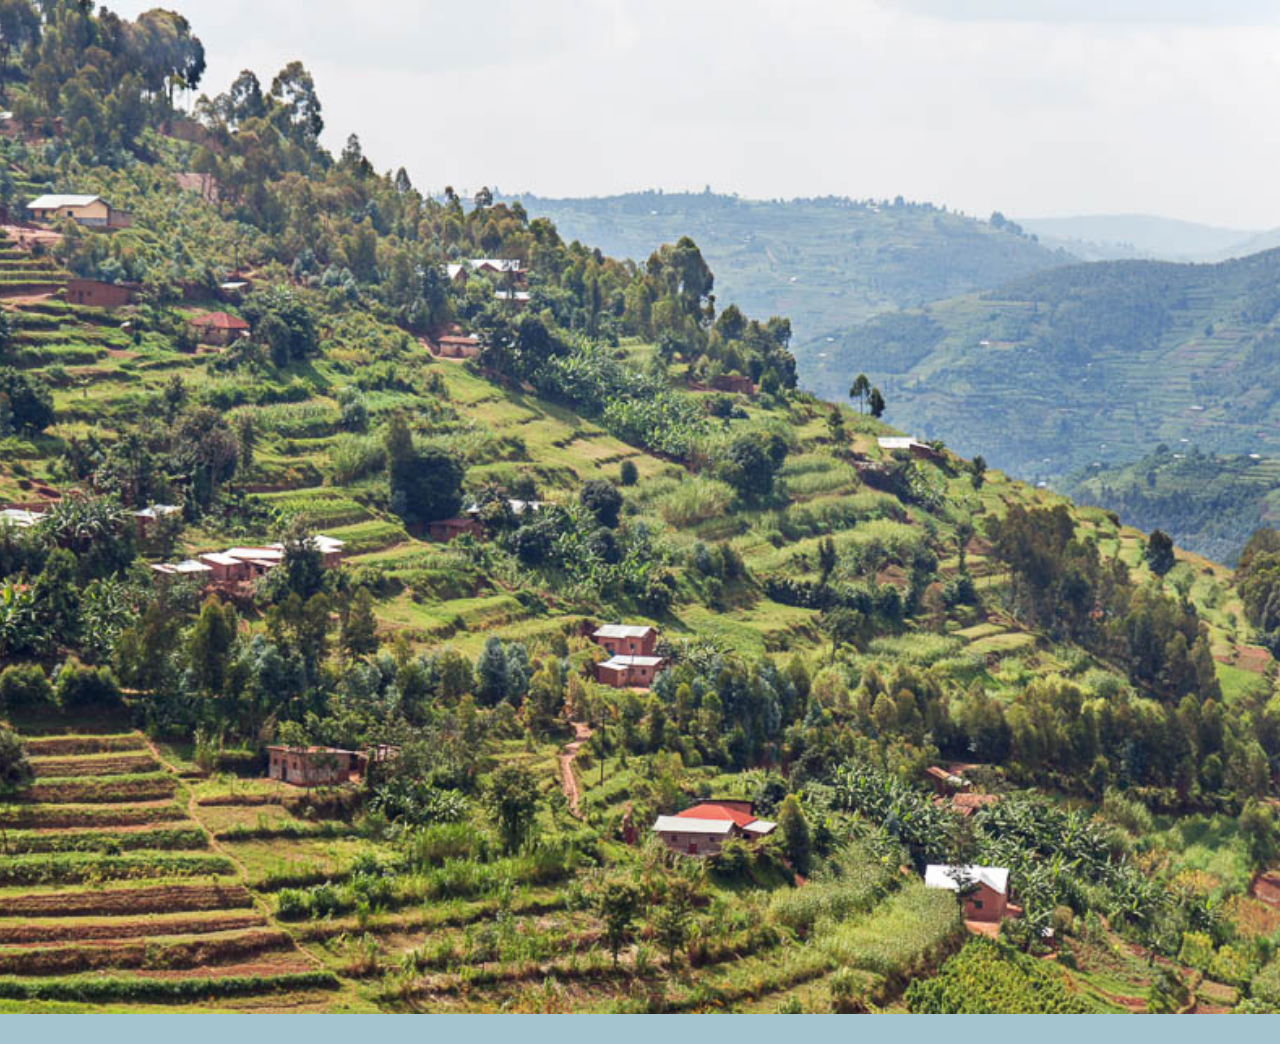
<file: index.html>
<!DOCTYPE html>
<html>
<head>
    <title>Globe Trotter Project</title>
    <link rel="stylesheet" href = "styles.css">
  
</head>
<body id = "homePageContent">
    <section id = "banner">
    <header >
        <h1 id = "rwandaTitle">Rwanda</h1>
    </header>
    </section>

    <nav id ="navBar">
        <a href = "index.html">Home</a>
        <a href = "topAttractions.html">Top Attractions</a>
        <a href = "accommodationsGuide.html">Accomodations Guide</a>
        <a href = "photoGallery.html">Photo Gallery</a>
    </nav>

    <div class = "pageContent">
    <div class = "topAttractions galleryPicContainer" style = "animation-delay: 0.1s">
        
    <p>Welcome to Rwanda, coined the land of 1000 hills. Although the hills are noticeable within its major cities, its an entirely different ball game when entering the rural communities, where the geography is absolutely breathtaking. Kigali is the capital and most populated city of Rwanda with over 1,000,000 inhabitants. It is also know for its large conservation efforts for the mountain gorillas. See more on how to visit them in the top attractions page. </p>
</div>
<div>
    <iframe width="560" height="315" src="https://www.youtube.com/embed/dVqm40wcnL4?si=p5dO5ob4BCBdgxWy" title="YouTube video player" frameborder="0" allow="accelerometer; autoplay; clipboard-write; encrypted-media; gyroscope; picture-in-picture; web-share" referrerpolicy="strict-origin-when-cross-origin" allowfullscreen></iframe>
</div>

    <div class = "topAttractions galleryPicContainer" style = "animation-delay: 0.2s">
        <p>Quick Facts</p>
        <li>Name: Republic of Rwanda</li>
        <li>Population: 13.63 million (2024)</li>
        <li>Area: 26,338km2, roughly half the size of Louisiana</li>
        <li>Capital: Kigali</li>
        <li>Religions: Majority of Christians (Catholic and Protestant), Muslims</li>
        <li>Languages: Kinyarwanda, English, French, Swahili</li>
        <li>GDP growth: 11.07 billion USD(2021)</li>
        <li>Main exports: Coffee, tea, pyrethrum, tantalum ores and concentrates</li>
    </div>
    </div>
</body>
</html>
</file>
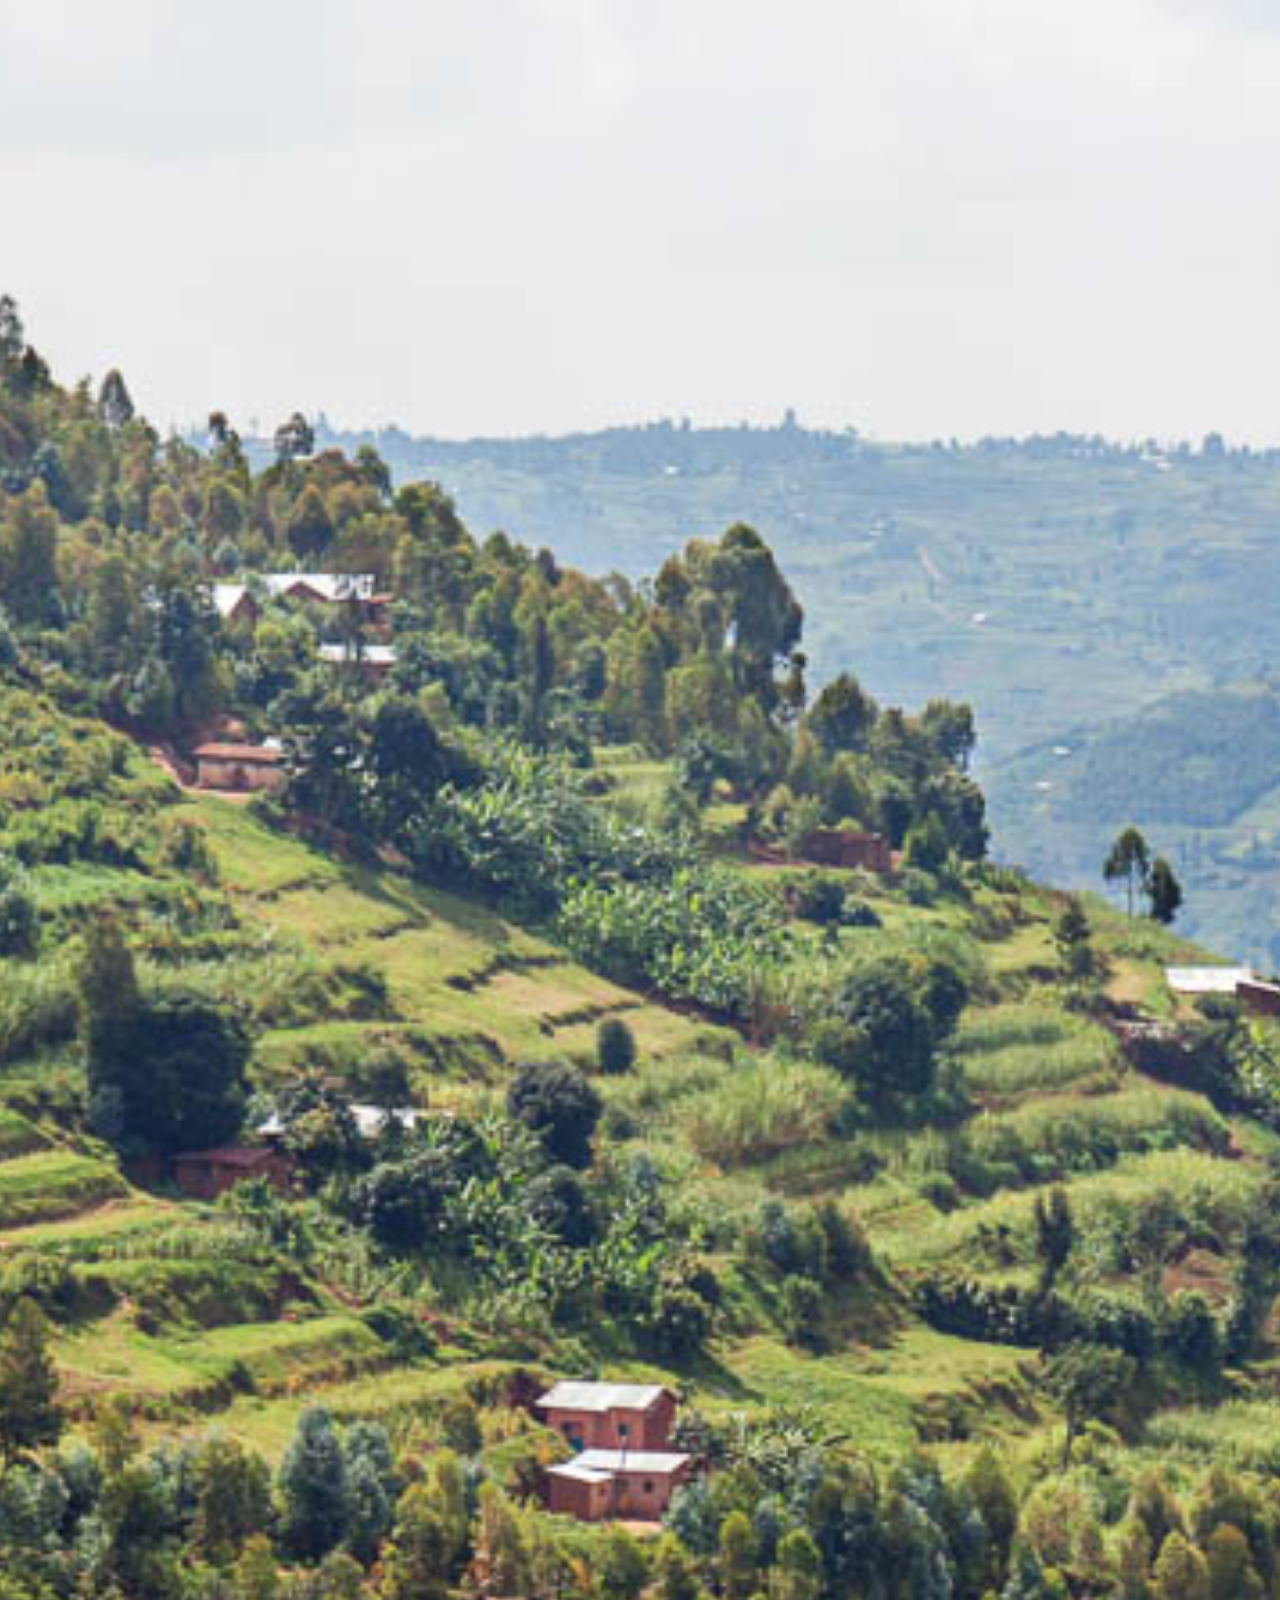
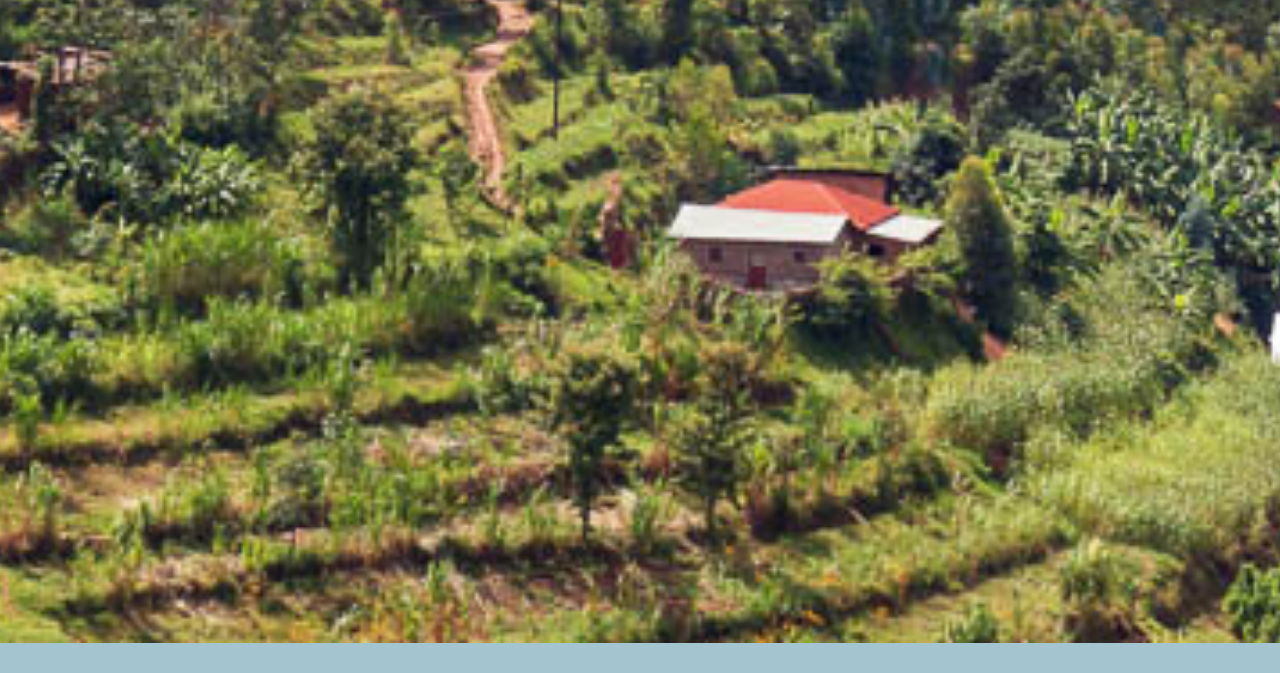
<file: accommodationsGuide.html>
<!DOCTYPE html>
<html>
<head>
    <title>AccommodationsGuide</title>
    <link rel="stylesheet" href = "styles.css">

</head>
<body>
        <section id = "banner">
    <header >
        <h1 id = "rwandaTitle">Rwanda</h1>
    </header>
    </section>

    <nav id ="navBar">
        <a class = "navLink" href = "index.html">Home</a>
        <a class = "navLink" href = "topAttractions.html">Top Attractions</a>
        <a class = "navLink" href = "accommodationsGuide.html">Accomodations Guide</a>
        <a href = "photoGallery.html">Photo Gallery</a>
    </nav>


    <!DOCTYPE html>
<html lang="en">
<head>
  <meta charset="UTF-8">
  <title>Rwanda Travel Essentials</title>

</head>
<body>
    <div class = "pageContent">
  <div class="topAttractions galleryPicContainer" style="animation-delay: 0.1s">
    <h1>Rwanda: Destination & Travel Essentials</h1>
    <p>Welcome to Rwanda! Here’s everything you need to know before and during your trip.</p>
  </div>

 

  <div class="topAttractions galleryPicContainer" style="animation-delay: 0.2s">
    <h2>Entry & Visa Requirements</h2>
    <ul>
      <p>Most travelers need a visa to enter Rwanda. Visas are available on arrival for many nationalities or can be obtained once in advance.</p>
      <p>Passport must be valid for at least 6 months from your date of entry.</p>
    </ul>
  </div>

  <div class="topAttractions galleryPicContainer" style="animation-delay: 0.3s">
    <h2>Health & Safety</h2>
    <ul>
      <p><strong>Vaccinations:</strong> Yellow fever vaccination is required for entry. Routine vaccines (MMR, DTP, Hepatitis A & B, Typhoid) are recommended.</p>
      <p><strong>Malaria:</strong> Risk is present; use mosquito repellent and consider anti-malarial medication.</p>
      <p><strong>Water:</strong> Drink only bottled or filtered water. Avoid ice in drinks.</p>
      <p><strong>Safety:</strong> Rwanda is considered one of Africa’s safest countries. Exercise normal precautions, especially in crowded areas.</p>
    </ul>
  </div>

  <div class="topAttractions galleryPicContainer" style="animation-delay: 0.4s">
    <h2>Money & Payments</h2>
    <ul>
      <p>Cash is widely used. Credit cards are accepted in major hotels and restaurants, but not everywhere.</p>
      <p>ATMs are available in cities. Notify your bank before travel to avoid card issues.</p>
    </ul>
  </div>

  <div class="topAttractions galleryPicContainer" style="animation-delay: 0.5s">
    <h2>Transportation</h2>
    <ul>
      <p><strong>Airport:</strong> Kigali International Airport (KGL) is the main entry point.</p>
      <p><strong>Getting Around:</strong> Taxis and moto-taxis are common in cities. Public buses connect major towns.</p>
    </ul>
  </div>

  <div class="topAttractions galleryPicContainer" id = "connectivity" style="animation-delay: 0.6s">
    <h2>Connectivity</h2>
    <ul>
      <p>SIM cards and data packages are affordable and widely available.</p>
      <p>Wi-Fi is common in hotels and cafes in Kigali and other cities.</p>
    </ul>
  </div>

  <div class="topAttractions galleryPicContainer" style="animation-delay: 0.7s">
    <h2>Cultural Tips</h2>
    <ul>
      <p>Dress modestly, especially in rural areas and when visiting religious sites.</p>
      <p>Plastic bags are banned in Rwanda—bring reusable bags for shopping.</p>
      <p>Greetings are important; a handshake is common.</p>
    </ul>
  </div>

  <div class="topAttractions galleryPicContainer accommodations" style="animation-delay: 0.8s">
    <p><strong>Note:</strong> This information is a general guide. Always check for the latest updates from official sources before you travel.</p>
  </div>

  </div>
</body>
</html>
</body>
</html>
</file>
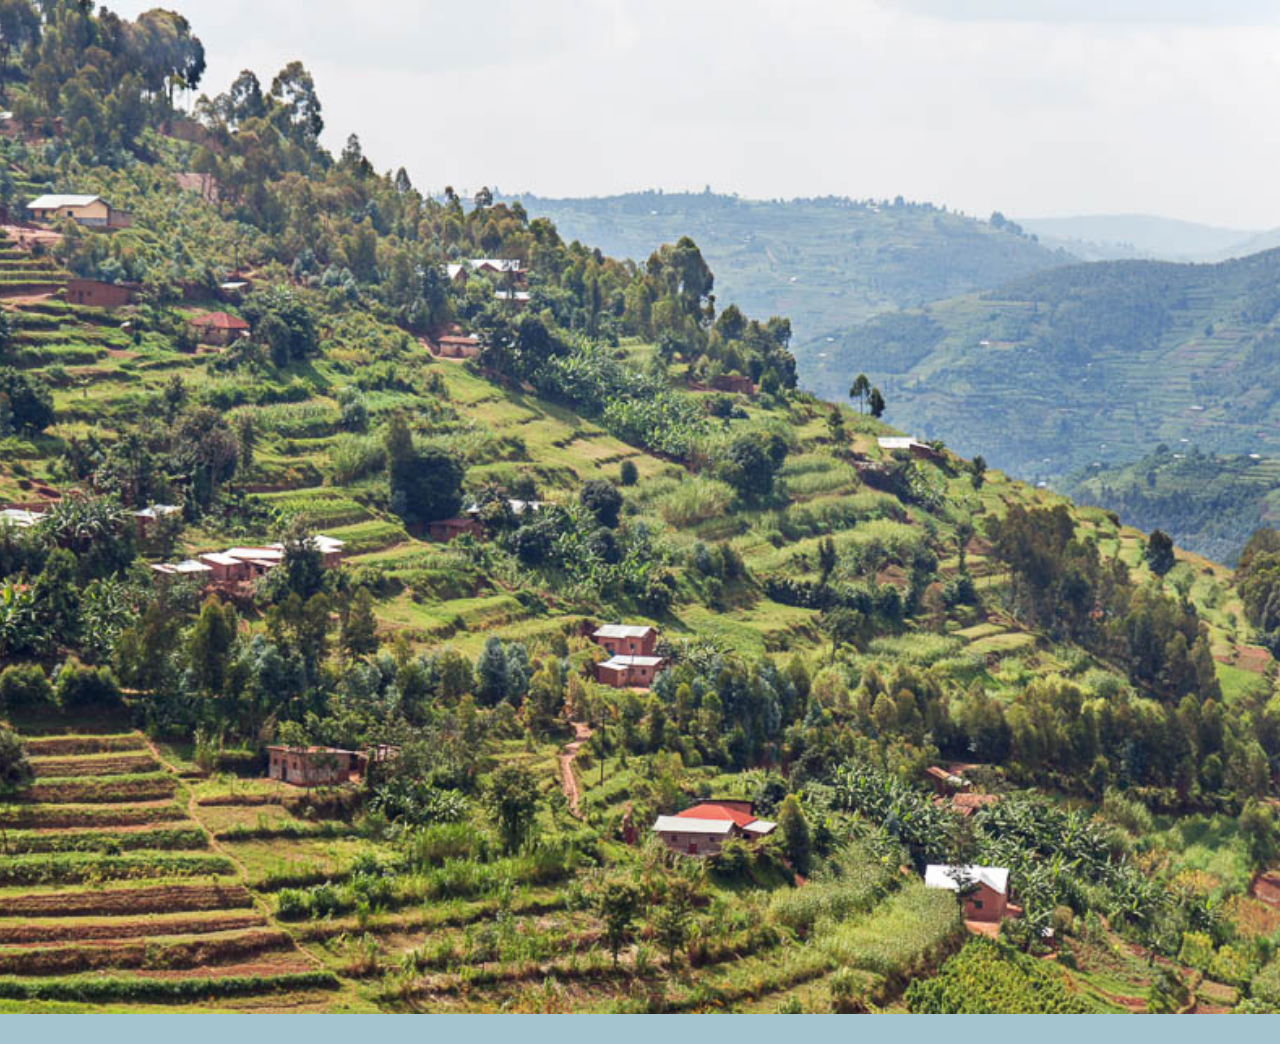
<file: home.html>
<!DOCTYPE html>
<html>
<head>
    <title>Globe Trotter Project</title>
    <link rel="stylesheet" href = "styles.css">
  
</head>
<body id = "homePageContent">
    <section id = "banner">
    <header >
        <h1 id = "rwandaTitle">Rwanda</h1>
    </header>
    </section>

    <nav id ="navBar">
        <a href = "home.html">Home</a>
        <a href = "topAttractions.html">Top Attractions</a>
        <a href = "accommodationsGuide.html">Accomodations Guide</a>
        <a href = "photoGallery.html">Photo Gallery</a>
    </nav>

    <div class = "pageContent">
    <div class = "topAttractions galleryPicContainer" style = "animation-delay: 0.1s">
        
    <p>Welcome to Rwanda, coined the land of 1000 hills. Although the hills are noticeable within its major cities, its an entirely different ball game when entering the rural communities, where the geography is absolutely breathtaking. Kigali is the capital and most populated city of Rwanda with over 1,000,000 inhabitants. It is also know for its large conservation efforts for the mountain gorillas. See more on how to visit them in the top attractions page. </p>
</div>
<div>
    <iframe width="560" height="315" src="https://www.youtube.com/embed/dVqm40wcnL4?si=p5dO5ob4BCBdgxWy" title="YouTube video player" frameborder="0" allow="accelerometer; autoplay; clipboard-write; encrypted-media; gyroscope; picture-in-picture; web-share" referrerpolicy="strict-origin-when-cross-origin" allowfullscreen></iframe>
</div>

    <div class = "topAttractions galleryPicContainer" style = "animation-delay: 0.2s">
        <p>Quick Facts</p>
        <li>Name: Republic of Rwanda</li>
        <li>Population: 13.63 million (2024)</li>
        <li>Area: 26,338km2, roughly half the size of Louisiana</li>
        <li>Capital: Kigali</li>
        <li>Religions: Majority of Christians (Catholic and Protestant), Muslims</li>
        <li>Languages: Kinyarwanda, English, French, Swahili</li>
        <li>GDP growth: 11.07 billion USD(2021)</li>
        <li>Main exports: Coffee, tea, pyrethrum, tantalum ores and concentrates</li>
    </div>
    </div>
</body>
</html>
</file>
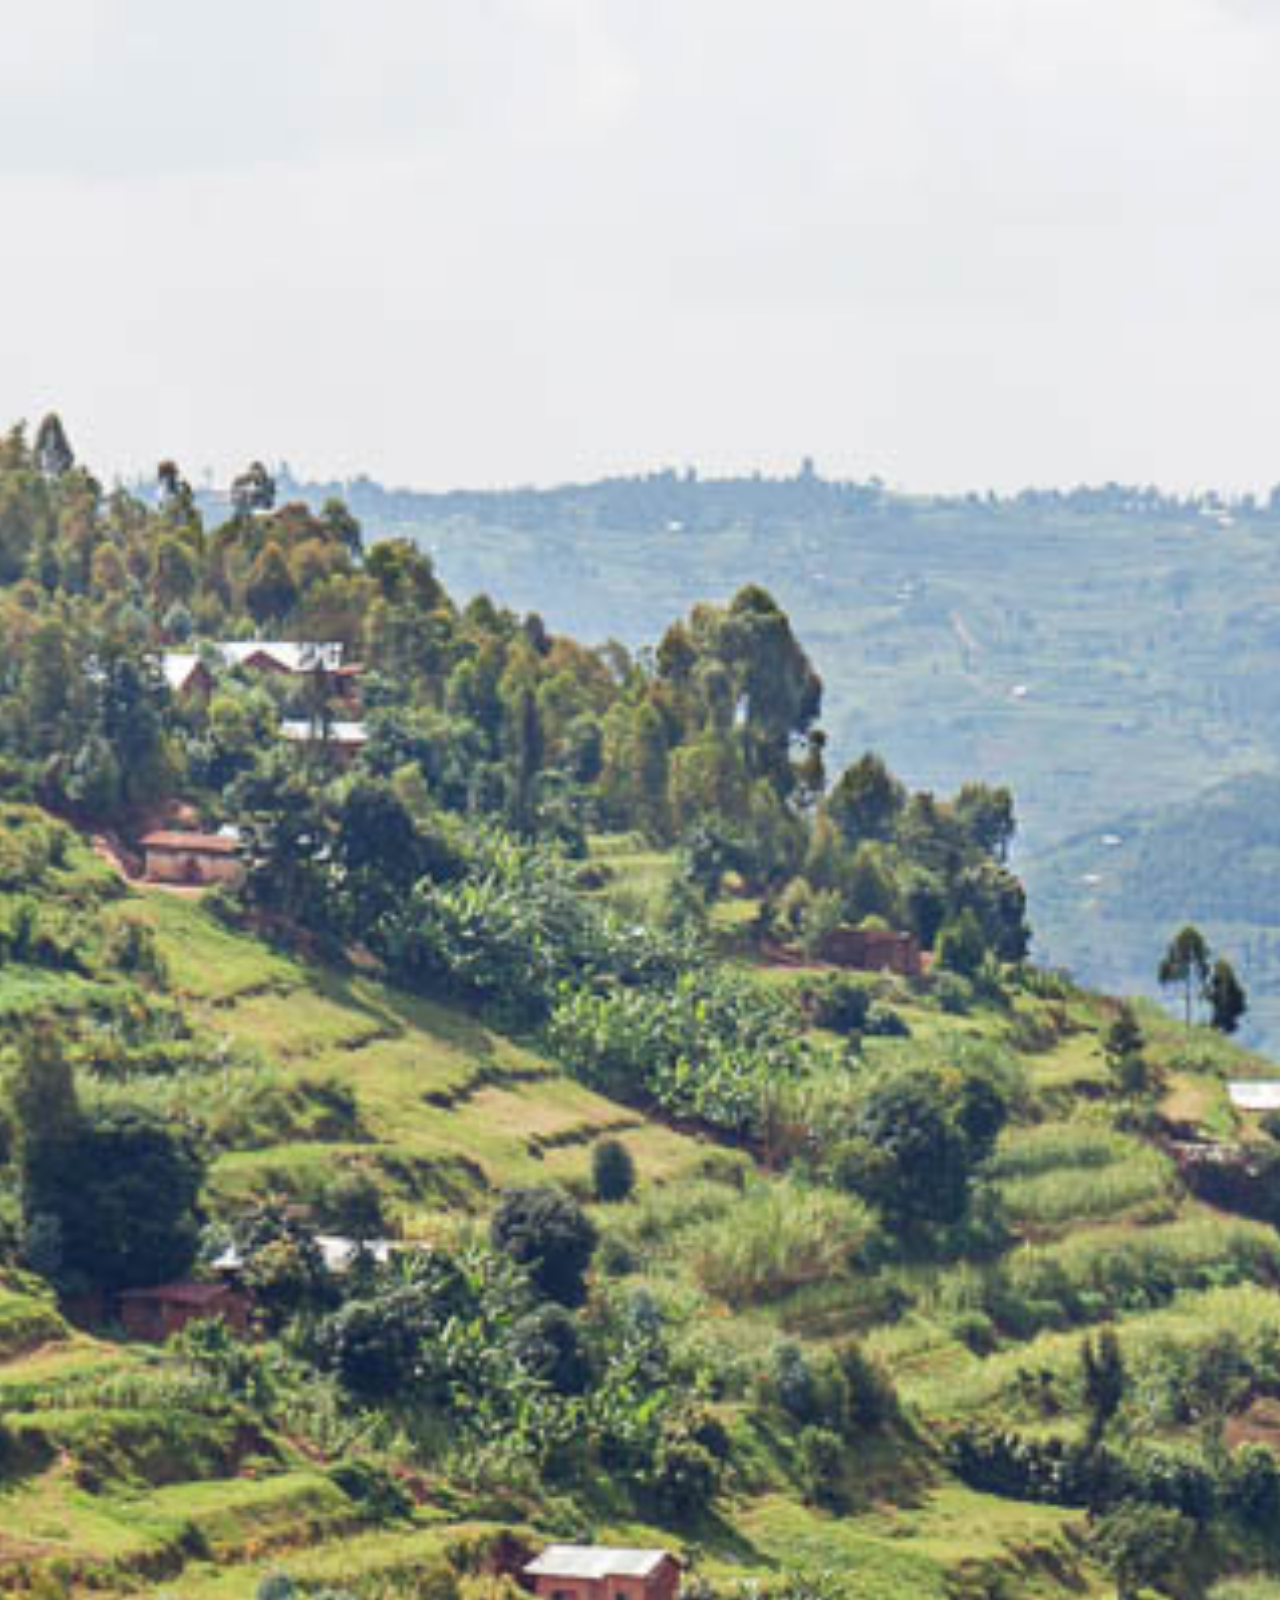
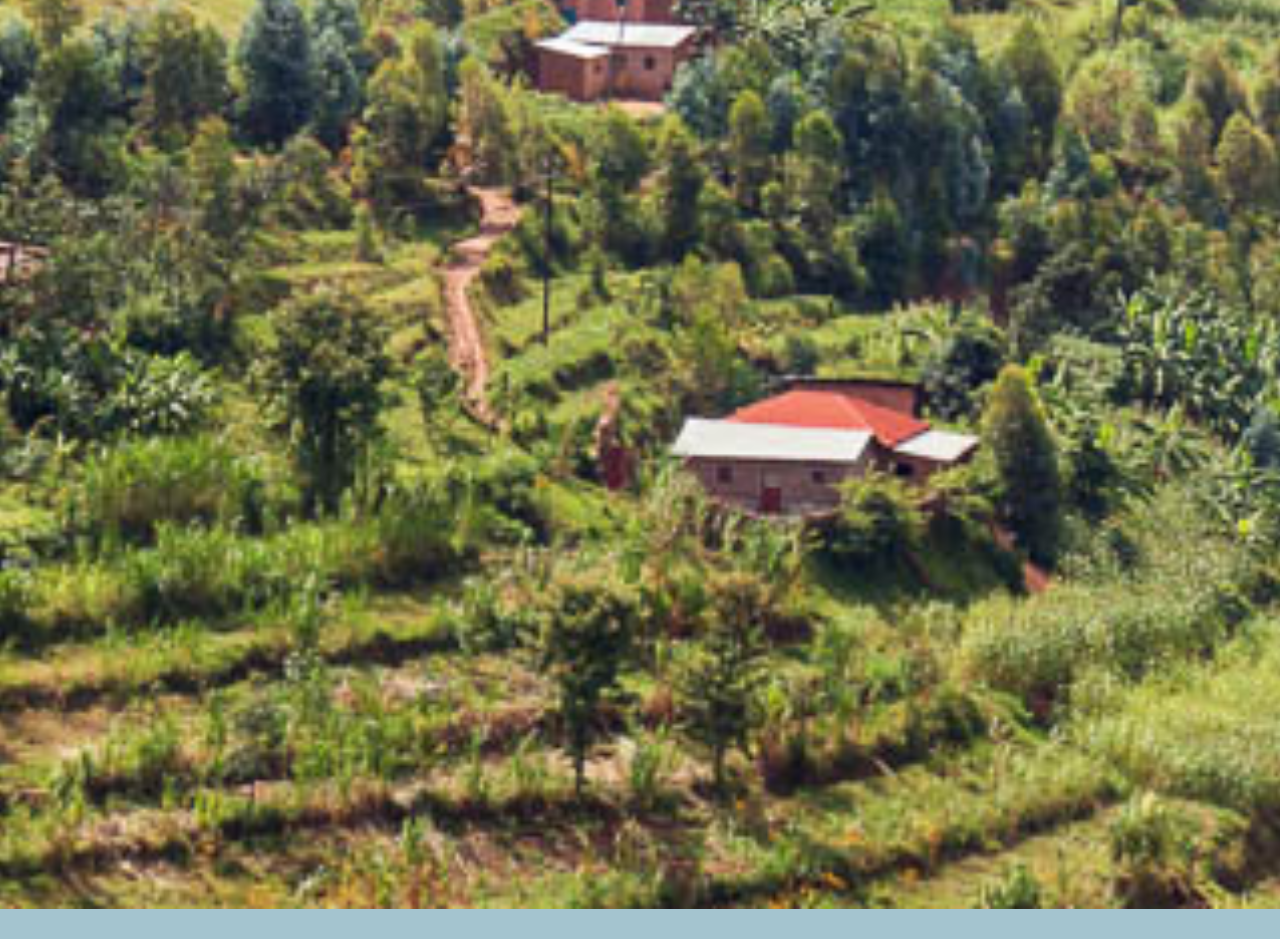
<file: topAttractions.html>
<!DOCTYPE html>
<html>
<head>
    <title>Top Attractions</title>
    <link rel="stylesheet" href="styles.css">
</head>
<body>
    <section id = "banner">
    <header >
        <h1 id = "rwandaTitle">Rwanda</h1>
    </header>
    </section>

    <nav id ="navBar">
        <a class = "navLink" href = "index.html">Home</a>
        <a class = "navLink" href = "topAttractions.html">Top Attractions</a>
        <a class = "navLink" href = "accommodationsGuide.html">Accomodations Guide</a>
        <a href = "photoGallery.html">Photo Gallery</a>
    </nav>

    <div class = "pageContent">
        <div class = "topAttractions galleryPicContainer" style = "animation-delay: 0.1s">
            <h3>The  Kigali Genocide Memorial</h3>
            <img class = "pic" src = "assets/Genocide Memorial Pic.png">
            <h4><a href = "https://www.google.com/maps/dir//KG+14+Ave,+Kigali,+Rwanda/@-1.9307642,29.9781227,12z/data=!4m8!4m7!1m0!1m5!1m1!1s0x19dca40387460893:0x520a96e55654da22!2m2!1d30.0605247!2d-1.9307662?entry=ttu&g_ep=EgoyMDI1MDYwMy4wIKXMDSoASAFQAw%3D%3D">Address: KG 14 Ave, Kigali, Rwanda</a></h4>
            <p>This is Rwanda's most prominent genocide memorial. When visiting and learning about the sociopolitical landscape of Rwanda, it is impossible to not mention the genocide that occured a little over 30 years ago in 1994. This killed over 1 million people in 100 days. The Memorial highlights the history leading up to the genoice, including how both German and Belgian colonization influenced the viewing of ethnic groups in Rwanda. The suffering of the Tutsi people, how it was ended, perspectives from survivors, and highlighting many of the victims who unfortunately passed away due to the tragedy.</p>
            <h4><a href = "https://kgm.rw/">More Information</a></h4>
        </div>
        <div class = "topAttractions galleryPicContainer" style = "animation-delay: 0.2s">
            <h3>Ellen DeGeneres Campus of the Dian Fossey Gorilla Fund</h3>
            <img class = "pic" src ="assets/Ellen-Deg.jpg">
            <h4><a href = "https://www.google.com/maps/dir//HH97%2BMG,+Kinigi,+Rwanda/@-1.4308025,29.4814267,12z/data=!4m8!4m7!1m0!1m5!1m1!1s0x19dc4fe91ea2915f:0x1a41c3fc2d216c61!2m2!1d29.5638287!2d-1.430804?entry=ttu&g_ep=EgoyMDI1MDYwMy4wIKXMDSoASAFQAw%3D%3D">Address: HH97+MG, Kinigi, Rwanda</a></h4>
            <p>The Ellen DeGeneres Campus uses tourist support to fund education and resarch that helps keep the animals within the national parks safe. Additionally, the campus teaches people about conservation and trains the next generation of scientists and community workers. The capitalization on tourism makes it possible to fund these programs and encourages people to care more about the environment.</p>
            <h4><a href = "https://gorillafund.org/">More Information</a></h4>
        </div>

        <div class = "topAttractions galleryPicContainer" style = "animation-delay: 0.3s">
            <h3>Niyo Arts Center</h3>
            <img class = "pic" src = "assets/DSC_5235.jpg">
            <h4><a href = "https://www.google.com/maps?rlz=1C5GCEM_enUS1165US1165&gs_lcrp=EgZjaHJvbWUqBggAEEUYOzIGCAAQRRg7Mg0IARAuGK8BGMcBGIAEMgYIAhBFGDkyBwgDEAAYgAQyDQgEEC4YrwEYxwEYgAQyBwgFEAAYgAQyBwgGEAAYgAQyBggHEEUYPNIBCDI3MjVqMGo5qAIAsAIB&um=1&ie=UTF-8&fb=1&gl=us&sa=X&geocode=Kc_ArI66ptwZMRUm018VCXHb&daddr=338G%2BGQW,+KG+572+St,+Kigali,+Rwanda">Address: 338G+GQW, KG 572 St, Kigali, Rwanda</a></h4>
            <p>The Niyo Arts Center includes artwork by Rwandan artists. The artwork is available for payment. They also offer painting sessions and opportunities to learn about Rwandan traditional dance and music. This section allows for you to not only learn about the dance and music but participate in the dances and drumming. This is great for musicians, dancers, and other creatives.</p>
            <h4><a href = "https://niyoartscenter.com/">More Information</a></h4>
        </div>

        
    </div>
</body>
</html>
</file>
<file: styles.css>
body, html {
    margin: 0;
    padding: 0;
    background-color: #a4c4cf;
    font-family: 'Roboto', 'Courier New', monospace;
    background-image: url("assets/Rwanda Rural.jpg");
    background-size: cover;
    background-position: center;
    background-repeat: no-repeat;
    width: 100%;
    min-height: 100vh;

}
.pageContent{
    display: flex;
    flex-direction: column;
    align-items: center;
    text-align: center;

    
}


.pic{
    width: 80%;
    max-width: fit-content;
    border-radius: 10px;;

}

#banner {
    background-image: url('assets/Kigali Bird View.jpeg');
    max-height: fit-content;    
    background-size: cover;
    display: flex;
    justify-content: center;
    align-items: center;
    background-position: center 60%;
    width: 100%;
    margin:0;
    padding: 0;
    opacity: 0;
    transform: translateY(40px);
    animation: fadeInDown 1s forwards;

}



#rwandaTitle {
    color: white;
    font-family: "Limelight", sans-serif;
    text-shadow:2px 2px 4px rgb(0, 0, 0);
    font-size: 60px;
    text-align: center;
    padding: 20px;
}

#navBar {
    background: linear-gradient(90deg, #00a1de 0%, rgba(250, 210, 1, 1) 58%, rgba(34, 181, 103, 1) 96%);
    display: flex;
    justify-content: center;
    align-items: center;
    opacity: 0;
    transform: translateY(40px);
    animation: fadeInDown 1s forwards;
}
    

#navBar a {
    color: #226b2f;
    text-align: center;
    font-family: 'Roboto', 'Courier New', monospace;
    font-size: 17px;
    font-weight: 600;
    padding: 16px 28px;
    margin: 0 8px;
    text-decoration: none;
    border-radius: 8px;}

#navBar a:hover {
    background: rgba(255,255,255,0.25);
    color: #113317;
;}

@media (max-width: 600px) {
    #navBar {
        flex-wrap: wrap;

    }
    #navBar a {
        flex: 1 1 100%;
        min-width: 120px;
        margin: 4px 0;
        text-align: center;
    }
    .navLink{
        border-bottom: black solid 1px;
    }
    #videoContainer{
        display: flex;
        width: 80%;
        height: auto;
    }
    }




a {
    text-decoration: none;
    color: #226b2f;
}

.topAttractions{
    display: flex;
    flex-direction: column;
    align-items: center;
    text-align: center;
    background-color: white;
    padding: 20px;
    margin: 20px;
    border-radius: 20px;
    max-width: 800px;
}

.galleryPic{
    width: 100%;
    max-width: 300px;
    border-radius: 10px;
    margin: 10px;
    background: white;
    
    
}

.galleryPicContainer{
    background-color: rgba(255, 255, 255, 0.701);
    border-radius: 20px;
    padding: 20px;
    margin: 10px;
    opacity: 0;
    transform: translateY(40px);
    animation: fadeInUp 1s forwards;
    
}

/* Animation keyframes */
@keyframes fadeInUp {
    to {
        opacity: 1;
        transform: translateY(0);
    }
}

@keyframes fadeInDown {
    from {
        opacity: 0;
        transform: translateY(-40px);
    }
    to {
        opacity: 1;
        transform: translateY(0);
    }
}

#quickFacts{
    background-color: rgba(255, 255, 255, 0.75);

}
</file>
